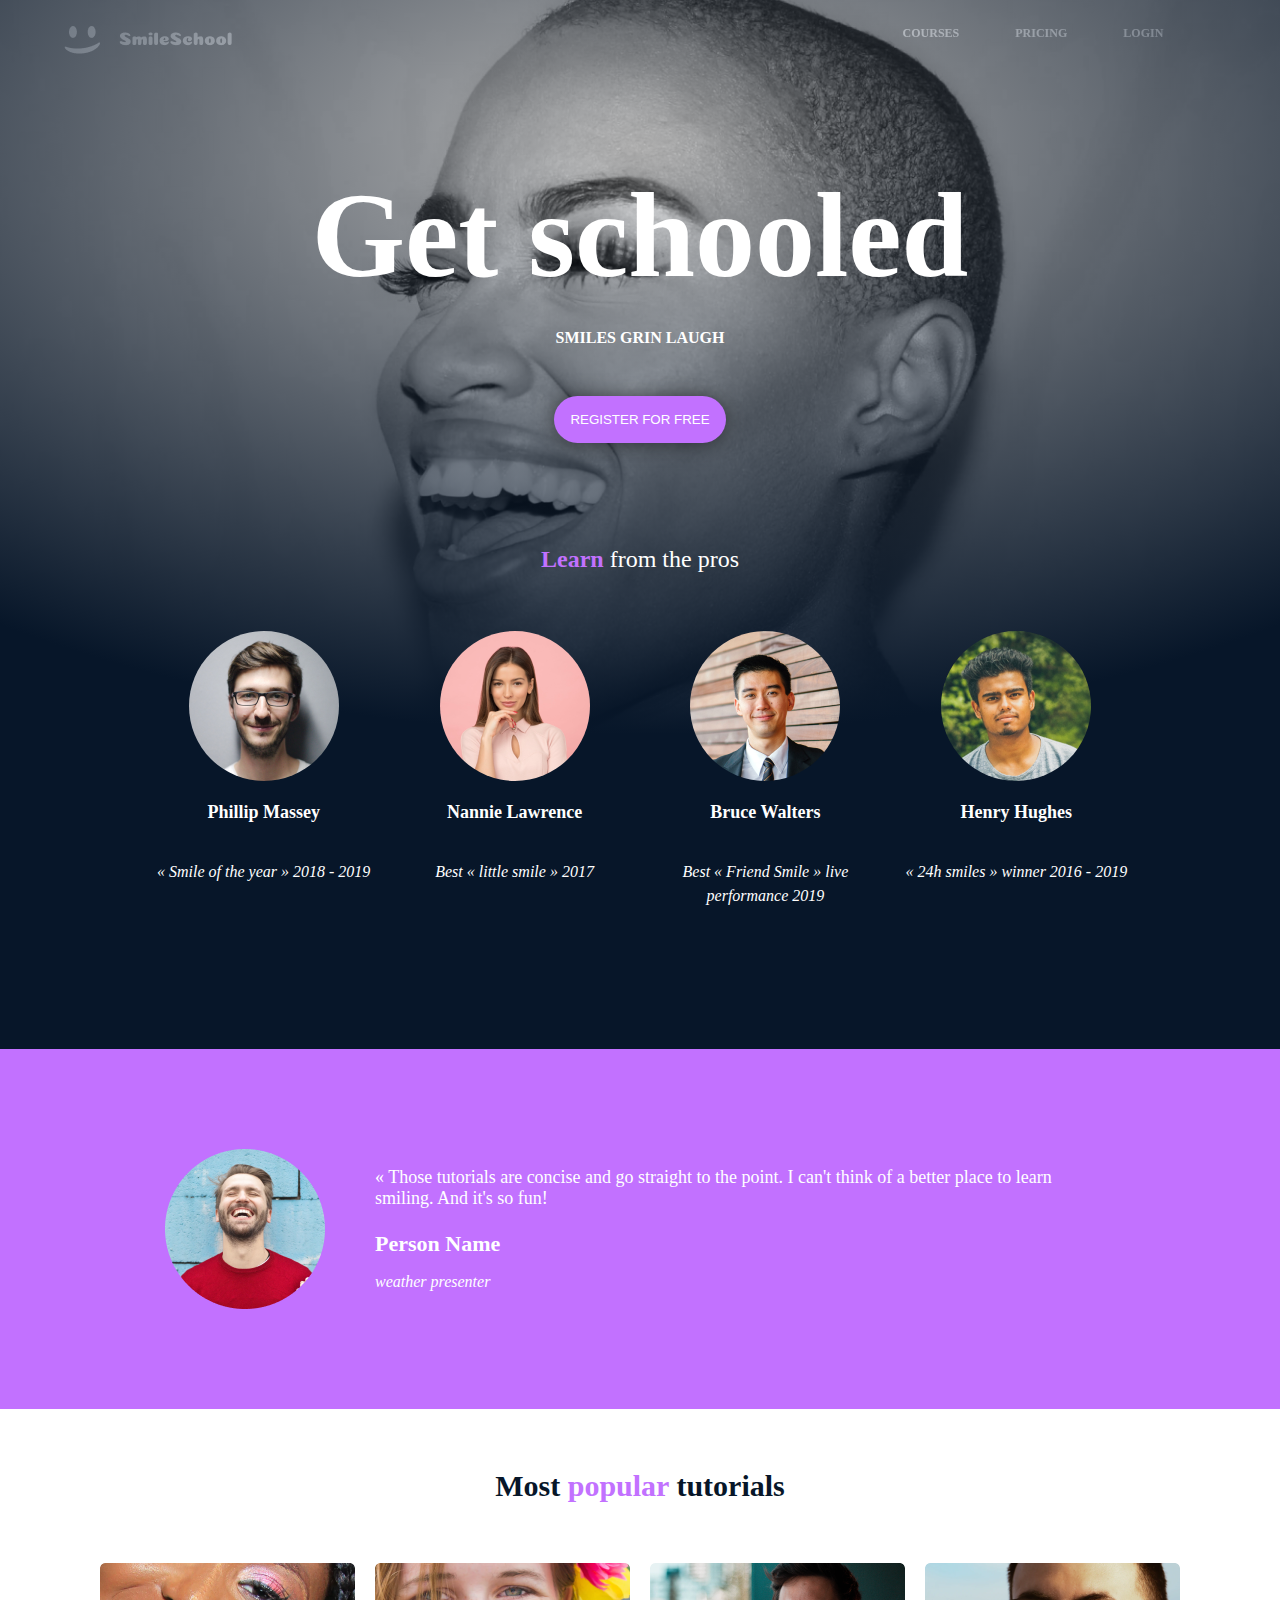
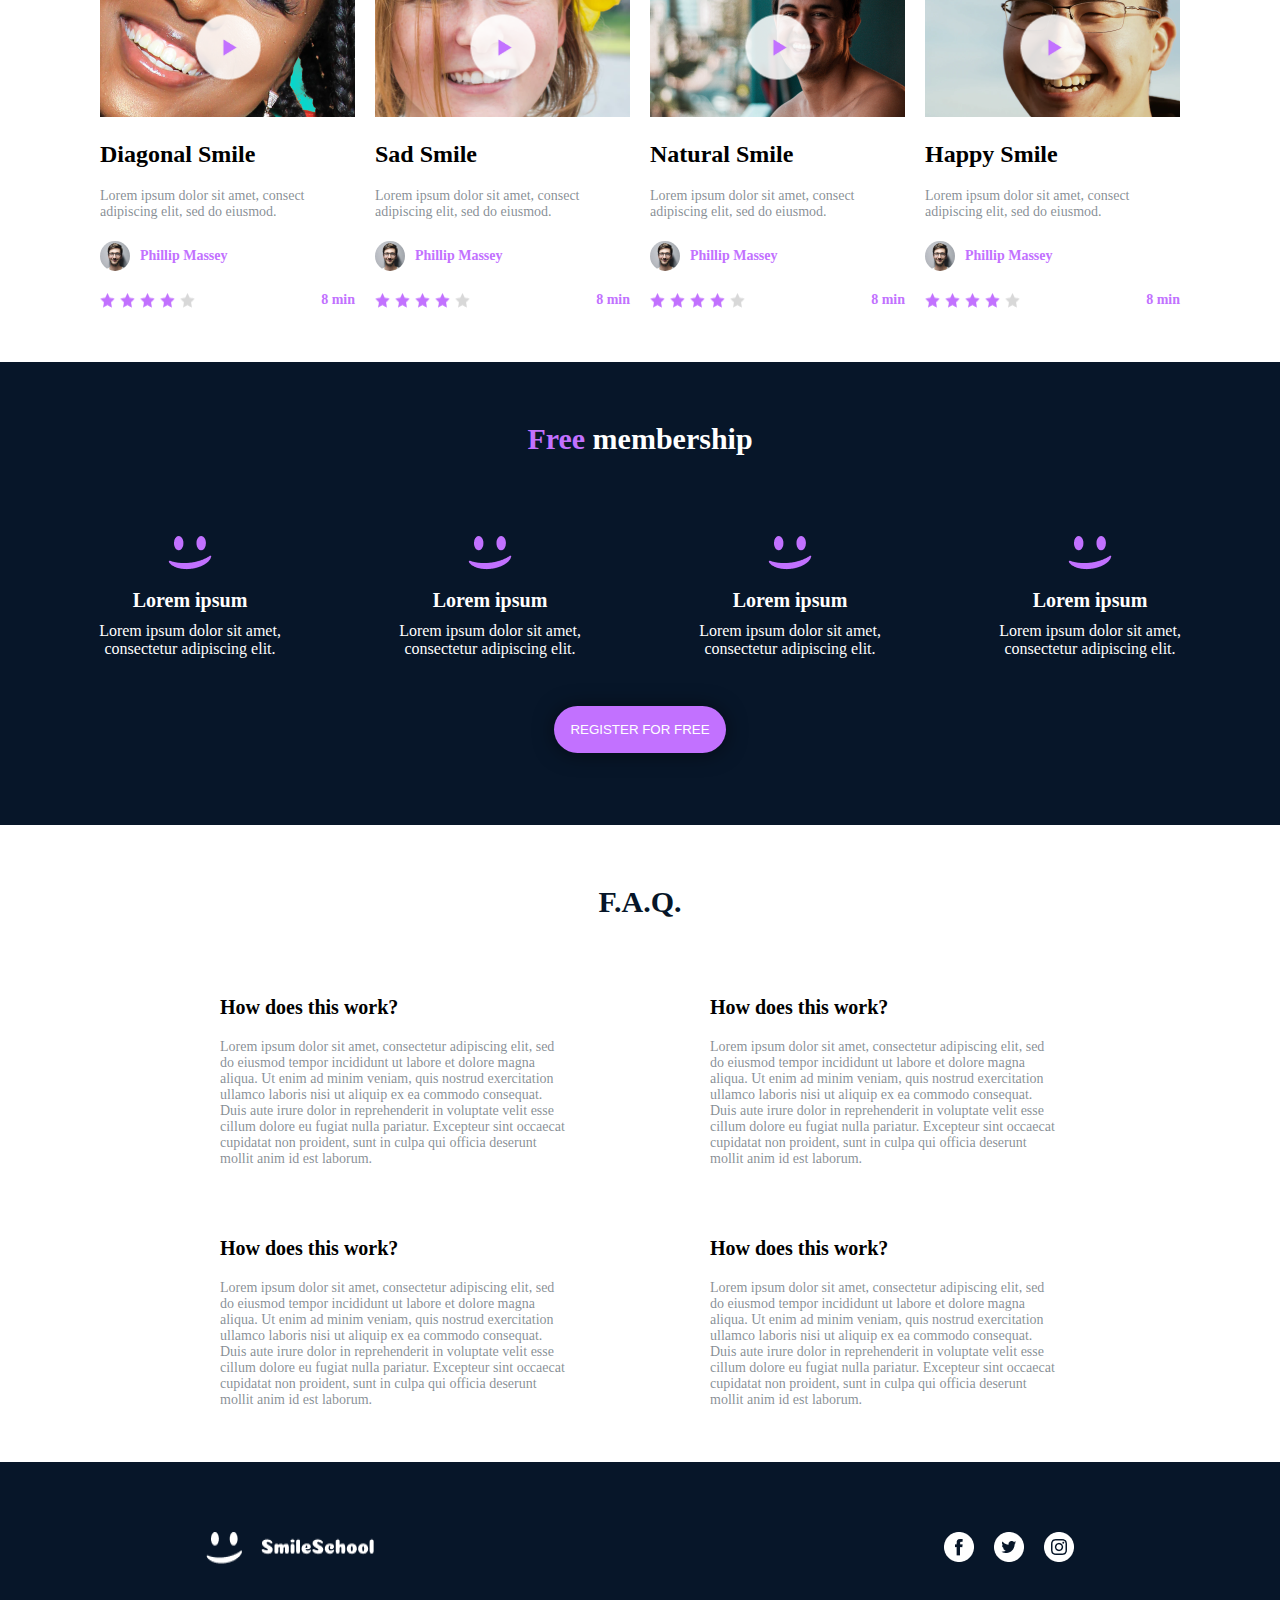
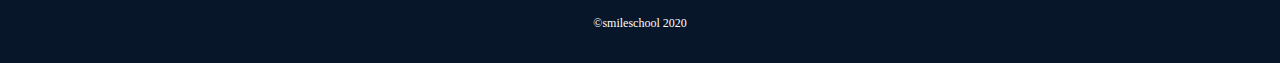
<file: css_advanced/index.html>
<!DOCTYPE html>
<html lang="en">

<head>
    <meta charset="UTF-8">
    <meta name="viewport" content="width=device-width, initial-scale=1.0">
    <title>Smile School Homepage</title>
    <link rel="stylesheet" href="styles.css">
</head>

<body>
    <header>
        <div>
            <a href="index.html">
                <img src="./images/logo.png" class="logo" alt="smile logo">
            </a>
        </div>
        <div class="nav-links">
            <a href="courses.html">COURSES</a>
            <a href="pricing.html">PRICING</a>
            <a href="login.html">LOGIN</a>
        </div>
    </header>
    <main>
        <!-- banner section -->
        <section class="banner">
            <div class="banner__learn">
                <h1>Get schooled</h1>
                <p>SMILES GRIN LAUGH</p>
                <button>REGISTER FOR FREE</button>
            </div>
            <div class="banner__courses">
                <h2><span class="dcolor">Learn</span> from the pros</h2>
                <div class="banner__courses__cards__container">
                    <div class="banner__courses__card">
                        <img src="./images/philip.png" alt="profile">
                        <h3>Phillip Massey</h3>
                        <p>« Smile of the year » 2018 - 2019</p>
                    </div>
                    <div class="banner__courses__card">
                        <img src="./images/nannie.png" alt="profile">
                        <h3>Nannie Lawrence</h3>
                        <p>Best « little smile » 2017</p>
                    </div>
                    <div class="banner__courses__card">
                        <img src="./images/bruce.png" alt="profile">
                        <h3>Bruce Walters</h3>
                        <p>Best « Friend Smile » live performance 2019</p>
                    </div>
                    <div class="banner__courses__card">
                        <img src="./images/henry.png" alt="profile">
                        <h3>Henry Hughes</h3>
                        <p>« 24h smiles » winner 2016 - 2019</p>
                    </div>
                </div>
            </div>
        </section>
        <!-- quote section -->
        <section class="quotes">
            <div class="quotes__inner">
                <img src="./images/avatar.png" alt="avatar">
                <div>
                    <blockquote>« Those tutorials are concise and go straight to the point. I can't think of a better
                        place to
                        learn smiling. And it's
                        so fun!</blockquote>
                    <p class="names">Person Name</p>
                    <p class="presenter">weather presenter</p>
                </div>
            </div>
        </section>
        <!-- videos section -->
        <section class="videos">
            <h1>Most <span class="dcolor">popular</span> tutorials</h1>
            <div class="videos__inner">
                <div>
                    <div class="preview">
                        <img src="./images/preview_diag.png" alt="Preview" class="preview__image">
                        <img src="./images/play.png" alt="play" class="play__button">
                    </div>
                    <h2>Diagonal Smile</h2>
                    <p>Lorem ipsum dolor sit amet, consect adipiscing elit, sed do eiusmod.</p>
                    <div class="profile">
                        <img src="./images/philip_sm.png" alt="profile">
                        <h3>Phillip Massey</h3>
                    </div>
                    <div class="ratings">
                        <!-- star ratings -->
                        <div>
                            <img src="./images/Star_1.png" alt="Star">
                            <img src="./images/Star_1.png" alt="Star">
                            <img src="./images/Star_1.png" alt="Star">
                            <img src="./images/Star_1.png" alt="Star">
                            <img src="./images/Star_5.png" alt="Star">
                        </div>
                        <p>8 min</p>
                    </div>
                </div>

                <div>
                    <div class="preview">
                        <img src="./images/preview_sad.png" alt="Preview" class="preview__image">
                        <img src="./images/play.png" alt="play" class="play__button">
                    </div>
                    <h2>Sad Smile</h2>
                    <p>Lorem ipsum dolor sit amet, consect adipiscing elit, sed do eiusmod.</p>
                    <div class="profile">
                        <img src="./images/philip_sm.png" alt="profile">
                        <h3>Phillip Massey</h3>
                    </div>
                    <div class="ratings">
                        <!-- star ratings -->
                        <div>
                            <img src="./images/Star_1.png" alt="Star">
                            <img src="./images/Star_1.png" alt="Star">
                            <img src="./images/Star_1.png" alt="Star">
                            <img src="./images/Star_1.png" alt="Star">
                            <img src="./images/Star_5.png" alt="Star">
                        </div>
                        <p>8 min</p>
                    </div>
                </div>


                <div>
                    <div class="preview">
                        <img src="./images/preview_nat.png" alt="Preview" class="preview__image">
                        <img src="./images/play.png" alt="play" class="play__button">
                    </div>
                    <h2>Natural Smile</h2>
                    <p>Lorem ipsum dolor sit amet, consect adipiscing elit, sed do eiusmod.</p>
                    <div class="profile">
                        <img src="./images/philip_sm.png" alt="profile">
                        <h3>Phillip Massey</h3>
                    </div>
                    <div class="ratings">
                        <!-- star ratings -->
                        <div>
                            <img src="./images/Star_1.png" alt="Star">
                            <img src="./images/Star_1.png" alt="Star">
                            <img src="./images/Star_1.png" alt="Star">
                            <img src="./images/Star_1.png" alt="Star">
                            <img src="./images/Star_5.png" alt="Star">
                        </div>
                        <p>8 min</p>
                    </div>
                </div>


                <div>
                    <div class="preview">
                        <img src="./images/preview_hap.png" alt="Preview" class="preview__image">
                        <img src="./images/play.png" alt="play" class="play__button">
                    </div>
                    <h2>Happy Smile</h2>
                    <p>Lorem ipsum dolor sit amet, consect adipiscing elit, sed do eiusmod.</p>
                    <div class="profile">
                        <img src="./images/philip_sm.png" alt="profile">
                        <h3>Phillip Massey</h3>
                    </div>
                    <div class="ratings">
                        <!-- star ratings -->
                        <div>
                            <img src="./images/Star_1.png" alt="Star">
                            <img src="./images/Star_1.png" alt="Star">
                            <img src="./images/Star_1.png" alt="Star">
                            <img src="./images/Star_1.png" alt="Star">
                            <img src="./images/Star_5.png" alt="Star">
                        </div>
                        <p>8 min</p>
                    </div>
                </div>
            </div>
        </section>
        <!-- membership section -->
        <section class="membership">
            <h1><span class="active">Free</span> membership</h1>
            <div class="row">
                <div>
                    <img src="./images/smile.png" alt="teacher1">
                    <h2>Lorem ipsum</h2>
                    <p>Lorem ipsum dolor sit amet, consectetur adipiscing elit.</p>
                </div>

                <div>
                    <img src="./images/smile.png" alt="smile">
                    <h2>Lorem ipsum</h2>
                    <p>Lorem ipsum dolor sit amet, consectetur adipiscing elit.</p>
                </div>

                <div>
                    <img src="./images/smile.png" alt="smile">
                    <h2>Lorem ipsum</h2>
                    <p>Lorem ipsum dolor sit amet, consectetur adipiscing elit.</p>
                </div>

                <div>
                    <img src="./images/smile.png" alt="smile">
                    <h2>Lorem ipsum</h2>
                    <p>Lorem ipsum dolor sit amet, consectetur adipiscing elit.</p>
                </div>
            </div>
            <button>REGISTER FOR FREE</button>
        </section>
        <!-- FAQ section -->
        <section class="faq">
            <h1>F.A.Q.</h1>
            <div class="faq__inner">
                <div>
                    <div>
                        <h2>How does this work?</h2>
                        <p>Lorem ipsum dolor sit amet, consectetur adipiscing elit, sed do eiusmod tempor incididunt ut
                            labore et dolore
                            magna
                            aliqua. Ut enim ad minim veniam, quis nostrud exercitation ullamco laboris nisi ut aliquip
                            ex ea commodo
                            consequat. Duis
                            aute irure dolor in reprehenderit in voluptate velit esse cillum dolore eu fugiat nulla
                            pariatur. Excepteur sint
                            occaecat cupidatat non proident, sunt in culpa qui officia deserunt mollit anim id est
                            laborum.</p>
                    </div>
                    <div>
                        <h2>How does this work?</h2>
                        <p>Lorem ipsum dolor sit amet, consectetur adipiscing elit, sed do eiusmod tempor incididunt ut
                            labore et dolore
                            magna
                            aliqua. Ut enim ad minim veniam, quis nostrud exercitation ullamco laboris nisi ut aliquip
                            ex ea commodo
                            consequat. Duis
                            aute irure dolor in reprehenderit in voluptate velit esse cillum dolore eu fugiat nulla
                            pariatur. Excepteur sint
                            occaecat cupidatat non proident, sunt in culpa qui officia deserunt mollit anim id est
                            laborum.</p>
                    </div>
                </div>
                <div>
                    <div>
                        <h2>How does this work?</h2>
                        <p>Lorem ipsum dolor sit amet, consectetur adipiscing elit, sed do eiusmod tempor incididunt ut
                            labore et dolore
                            magna
                            aliqua. Ut enim ad minim veniam, quis nostrud exercitation ullamco laboris nisi ut aliquip
                            ex ea commodo
                            consequat. Duis
                            aute irure dolor in reprehenderit in voluptate velit esse cillum dolore eu fugiat nulla
                            pariatur. Excepteur sint
                            occaecat cupidatat non proident, sunt in culpa qui officia deserunt mollit anim id est
                            laborum.</p>
                    </div>
                    <div>
                        <h2>How does this work?</h2>
                        <p>Lorem ipsum dolor sit amet, consectetur adipiscing elit, sed do eiusmod tempor incididunt ut
                            labore et dolore
                            magna
                            aliqua. Ut enim ad minim veniam, quis nostrud exercitation ullamco laboris nisi ut aliquip
                            ex ea commodo
                            consequat. Duis
                            aute irure dolor in reprehenderit in voluptate velit esse cillum dolore eu fugiat nulla
                            pariatur. Excepteur sint
                            occaecat cupidatat non proident, sunt in culpa qui officia deserunt mollit anim id est
                            laborum.</p>
                    </div>
                </div>
            </div>
        </section>
    </main>
    <footer>
        <div class="footer__inner">
            <div>
                <img src="./images/logo.png" alt="logo">
                <div>
                    <!-- social image links -->
                    <a href="#"><img src="./images/Facebook.png" alt="Facebook"></a>
                    <a href="#"><img src="./images/Twitter.png" alt="Twitter"></a>
                    <a href="#"><img src="./images/Instagram.png" alt="Instagram"></a>
                </div>
            </div>
            <p>©smileschool 2020</p>
        </div>
    </footer>
</body>

</html>
</file>
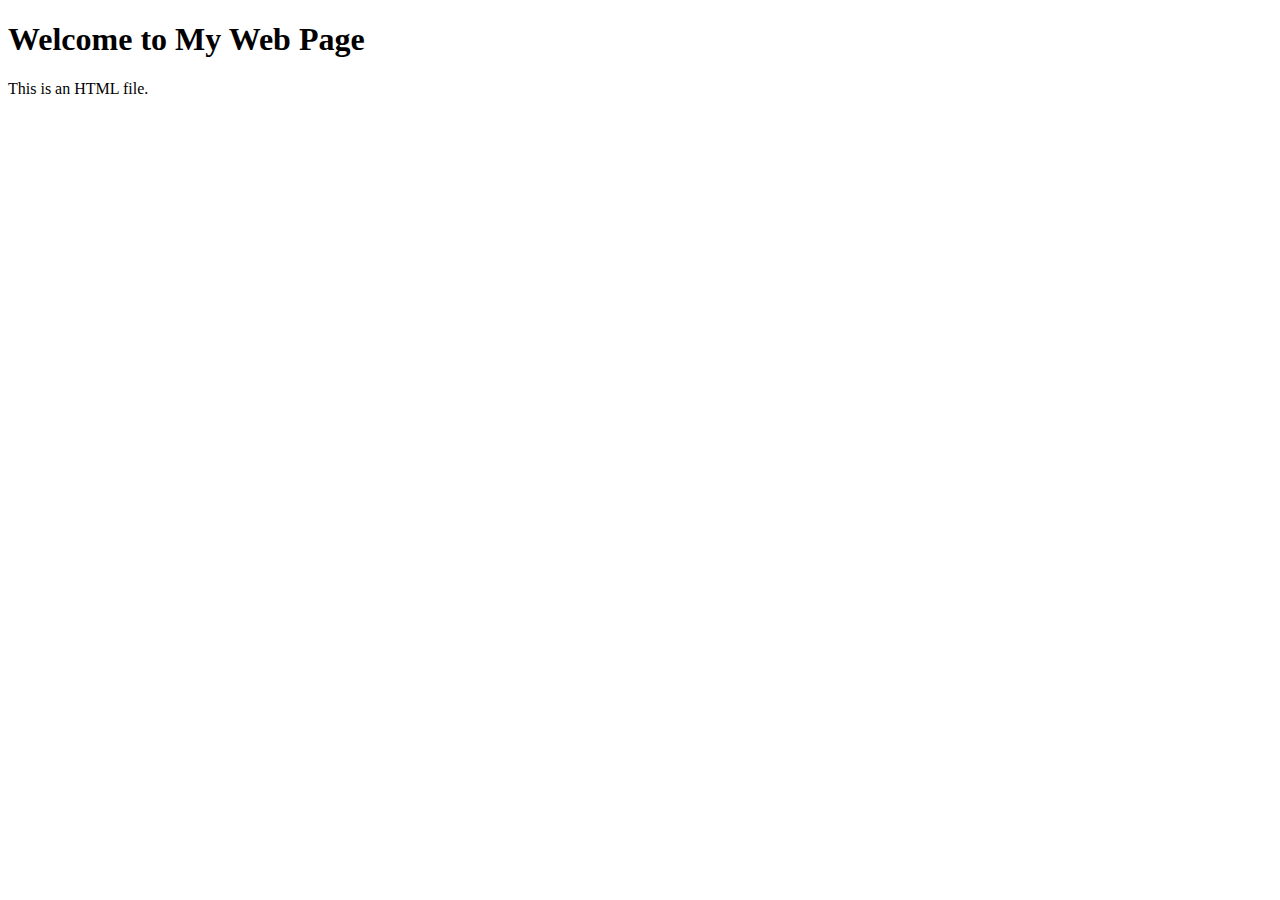
<file: html_basic/base_index.html>
<!DOCTYPE html>
<html lang="en">

<head>
    <title>My Web Page</title>
    <meta charset="UTF-8" />
</head>

<body>
    <h1>Welcome to My Web Page</h1>
    <p>This is an HTML file.</p>
</body>

</html>
</file>
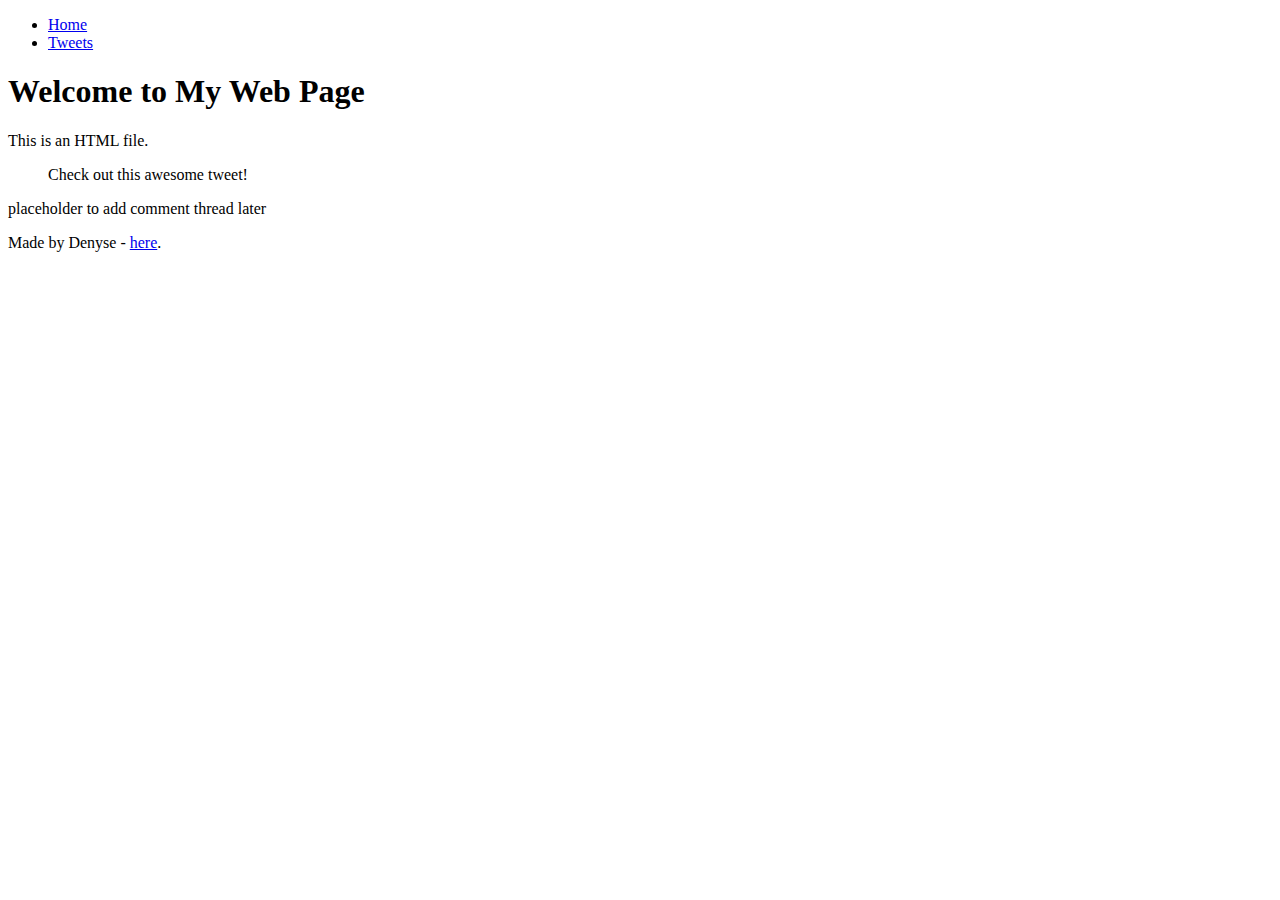
<file: html_basic/tweets.html>
<!DOCTYPE html>
<html lang="en">

<head>
    <title>My Web Page</title>
    <meta charset="UTF-8" />
</head>

<body>
    <header>
        <ul>
            <li><a href="index.html">Home</a></li>
            <li><a href="#">Tweets</a></li>
        </ul>
    </header>
    <main>
        <article>
            <h1>Welcome to My Web Page</h1>
            <p>This is an HTML file.</p>

            <!-- Embedded Tweet -->
            <blockquote class="twitter-tweet">
                <p lang="en" dir="ltr">Check out this awesome tweet!</p>
                <a href="https://twitter.com/mutoni_u/status/1234567890"></a>
            </blockquote>
            <script async src="https://platform.twitter.com/widgets.js"></script>

            <!-- Link to index.html -->
            <!-- <a href="index.html">Go to index.html</a> -->
        </article>
        <aside>
            <p>placeholder to add comment thread later</p>
        </aside>
    </main>
    <footer>
        <p>Made by Denyse - <a href="#" target="_blank">here</a>.</p>
    </footer>
</body>

</html>
</file>
<file: css_advanced/styles.css>
body {
     padding: 0;
     margin: 0;
     font-family: "Source Sans Pro";
     font-style: normal;
}

header {
     display: flex;
     flex-direction: row;
     flex: auto;
     background-image: url("./images/banner.png");
     background-repeat: no-repeat;
     background-size: cover;
     padding: 2% 5% 2% 5%;
     filter: grayscale(100%);
     position: absolute;
     left: -0.025%;
     right: -0.025%;
     top: 0%;
     justify-content: space-between;
     bottom: -26.48%;
     height: 100vh;
}

.nav-links {
     font-weight: 700;
     font-size: 12px;
}

.nav-links>a {
     font-weight: 700;
     font-size: 12px;
     line-height: 15px;
     color: #ffffff;
     padding-right: 53px;
     text-transform: uppercase;
     text-decoration: none;
}

.banner {
     left: 20%;
     right: 20%;
     display: flex;
     flex-direction: column;
     background: radial-gradient(85.9% 55.9% at 50% 14.1%,
               rgba(41, 48, 61, 0.0001) 0%,
               #071629 100%);
     color: white;
}

.banner__learn {
     display: flex;
     flex-direction: column;
     padding-top: 5rem;
}

.banner__learn>h1 {
     height: 151px;
     font-weight: 700;
     font-size: 120px;
     line-height: 151px;
     text-align: center;
     color: #ffffff;
     z-index: 20;
}

.banner__learn>p {
     height: 20px;
     position: relative;
     margin-top: -5%;
     text-align: center;
     font-weight: 700;
     font-size: 16px;
     line-height: 20px;
     color: #ffffff;
     display: flex;
     justify-content: space-around;
     margin-left: 38%;
     margin-right: 38%;
}

.banner__learn>button,
.membership button {
     background: #c271ff;
     border-radius: 25px;
     border: none;
     padding: 0.7rem;
     color: white;
     font-weight: 500;
     box-shadow: 0px 1px 20px rgba(0, 0, 0, 0.5);
     position: relative;
     align-self: center;
     margin: 2rem;
     padding: 1rem;
     cursor: pointer;
}

.dcolor {
     color: #c271ff;
}

.banner__courses {
     padding: 1%;
     display: flex;
     flex-direction: column;
     z-index: 20;
}

.banner__courses>h2 {
     align-self: center;
     padding: 2rem;
     font-weight: 300;
     line-height: 40px;
}

.banner__courses .dcolor {
     font-weight: 700;
}

.banner__courses__cards__container {
     display: flex;
     flex-direction: row;
     justify-content: center;
}

.banner__courses__card {
     width: 20%;
     margin-bottom: 7rem;
     display: flex;
     flex-direction: column;
     justify-content: center;
     align-items: center;
}

.banner__courses__card>img {
     border-radius: 50%;
     max-width: 80%;
}

.banner__courses__card>h3 {
     font-style: normal;
     font-weight: 900;
     font-size: 18px;
     line-height: 27px;
     text-align: center;
     color: #ffffff;
}

.banner__courses__card>p {
     height: 48px;
     font-family: "Source Sans Pro";
     font-style: italic;
     font-weight: 400;
     font-size: 16px;
     line-height: 24px;
     text-align: center;
     color: #ffffff;
}

main {
     position: relative;
     display: flex;
     flex-direction: column;
     margin: 0;
}

.quotes {
     padding: 100px;
     background-color: #c271ff;
}

.quotes__inner {
     display: flex;
     flex-direction: row;
     justify-content: center;
}

.quotes__inner img {
     height: 160px;
     width: 160px;
}

.quotes__inner>div {
     margin-left: 50px;
     color: white;
}

.quotes__inner blockquote {
     max-width: 700px;
     font-size: 18px;
     margin-left: 0;
}

.quotes__inner .names {
     font-weight: 700;
     font-size: 22px;
     margin-bottom: 0;
}

.quotes__inner .presenter {
     font-style: italic;
}

.videos {
     background-color: white;
     padding: 40px;
}

.videos>h1 {
     font-size: 30px;
     font-weight: 700;
     text-align: center;
     color: #071629;
}

.videos__inner {
     display: flex;
     flex-direction: row;
     justify-content: space-between;
     padding-top: 40px;
     max-width: 90%;
     margin: auto;
}

.videos__inner>div {
     max-width: 255px;
}

.videos__inner .preview {
     position: relative;
}

.videos__inner>div>.preview img.preview__image {
     width: 100%;
     height: 154px;
     border-radius: 5px 5px 0px 0px;
     margin-bottom: 10px;
     object-fit: cover;
}

.videos__inner>div>.preview img.play__button {
     position: absolute;
     top: 50%;
     left: 50%;
     transform: translate(-50%, -50%);
     height: 65px;
     width: 65px;
     cursor: pointer;
}

.videos__inner>div>h2 {
     margin-top: 10px;
}

.videos__inner>div>p {
     color: #07162980;
     font-size: 14px;
}

.videos__inner .profile {
     display: flex;
     flex-direction: row;
     align-items: center;
}

.videos__inner .profile img {
     height: 30px;
     width: 30px;
     border-radius: 100%;
}

.videos__inner .profile h3 {
     margin-left: 10px;
     color: #c271ff;
     font-size: 14px;
     font-weight: 600;
}

.videos__inner .ratings {
     display: flex;
     flex-direction: row;
     justify-content: space-between;
     align-items: center;
}

.videos__inner .ratings>div {
     display: flex;
     flex-direction: row;
}

.videos__inner .ratings>div img {
     margin-right: 5px;
     height: 15px;
     width: 15px;
}

.videos__inner .ratings>p {
     color: #c271ff;
     font-size: 14px;
     font-weight: 600;
}

.membership {
     background-color: #071629;
     padding: 40px;
     display: flex;
     flex-direction: column;
     justify-content: center;
}

.membership>h1 {
     color: white;
     font-size: 30px;
     font-weight: 700;
     text-align: center;
}

.membership>h1>span {
     color: #c271ff;
}

.membership .row {
     display: flex;
     flex-direction: row;
     justify-content: space-around;
     padding-top: 60px;
}

.membership .row>div {
     max-width: 220px;
     color: white;
     display: flex;
     flex-direction: column;
     align-items: center;
     justify-content: center;
}

.membership .row>div>h2 {
     font-size: 20px;
     font-weight: 700;
     margin-bottom: 0;
     margin-bottom: 10px;
     text-align: center;
}

.membership .row>div>p {
     font-size: 16px;
     font-weight: 400;
     margin-top: 0;
     text-align: center;
}

.faq {
     background-color: white;
     padding: 40px;
}

.faq>h1 {
     font-size: 30px;
     font-weight: 700;
     text-align: center;
     color: #071629;
}

.faq__inner>div {
     display: flex;
     flex-direction: row;
     justify-content: space-between;
     padding-top: 40px;
     max-width: 70%;
     margin: auto;
}

.faq__inner>div>div {
     max-width: 350px;
}

.faq__inner>div>div>h2 {
     font-size: 20px;
     font-weight: 700;
     margin-bottom: 0;
     margin-bottom: 20px;
     text-align: left;
}

.faq__inner>div>div>p {
     font-size: 14px;
     font-weight: 400;
     margin-top: 0;
     text-align: left;
     color: #07162980;
}

footer {
     background-color: #071629;
     padding: 20px;
}

.footer__inner>div {
     display: flex;
     flex-direction: row;
     justify-content: space-between;
     max-width: 70%;
     margin: auto;
     margin-top: 50px;
     margin-bottom: 50px;
}

.footer__inner>div>div {
     display: flex;
     flex-direction: row;
}

.footer__inner>div>div a {
     margin-left: 20px;
}

.footer__inner>p {
     text-align: center;
     font-size: 12px;
     color: white;
}

/* make the homepage responsive on mobile screens */

@media only screen and (max-width: 600px) {
     header {
          background-size: 100% 100%;
          padding: 2% 5% 2% 5%;
     }

     .banner {
          left: 0;
          right: 0;
          margin-bottom: 0;
     }

     .banner__learn>h1 {
          font-size: 60px;
          line-height: 75px;
     }

     .banner__learn>p {
          font-size: 12px;
          line-height: 15px;
          margin-left: 20%;
          margin-right: 20%;
     }

     .banner__courses>h2 {
          font-size: 16px;
          line-height: 20px;
     }

     .banner__courses__card {
          width: 100%;
          margin-bottom: 2rem;
     }

     .banner__courses__card>h3 {
          font-size: 14px;
          line-height: 21px;
     }

     .banner__courses__card>p {
          font-size: 12px;
          line-height: 18px;
     }

     .quotes {
          padding: 40px;
     }

     .quotes__inner img {
          height: 80px;
          width: 80px;
     }

     .quotes__inner>div {
          margin-left: 20px;
     }

     .quotes__inner blockquote {
          font-size: 14px;
     }

     .quotes__inner .names {
          font-size: 16px;
     }

     .quotes__inner .presenter {
          font-size: 14px;
     }

     .videos {
          padding: 20px;
     }

     .videos>h1 {
          font-size: 20px;
     }

     .videos__inner {
          flex-direction: column;
     }

     .videos__inner>div {
          max-width: 100%;
          margin-bottom: 20px;
     }

     .videos__inner>div>.preview img.preview__image {
          height: 100px;
     }

     .videos__inner>div>.preview img.play__button {
          height: 40px;
          width: 40px;
     }

     .videos__inner>div>h2 {
          font-size: 16px;
     }

     .videos__inner>div>p {
          font-size: 12px;
     }

     .videos__inner .profile img {
          height: 20px;
          width: 20px;
     }

     .videos__inner .profile h3 {
          font-size: 12px;
     }

     .videos__inner .ratings>div img {
          height: 10px;
          width: 10px;
     }

     .videos__inner .ratings>p {
          font-size: 12px;
     }

     .membership {
          padding: 20px;
     }

     .membership>h1 {
          font-size: 20px;
     }

     .membership .row {
          flex-direction: column;
          padding-top: 40px;
     }

     .membership .row>div {
          max-width: 100%;
          margin-bottom: 20px;
     }

     .membership .row>div>h2 {
          font-size: 16px;
     }

     .membership .row>div>p {
          font-size: 12px;
     }

     .faq {
          padding: 20px;
     }

     .faq>h1 {
          font-size: 20px;
     }

     .faq__inner>div {
          flex-direction: column;
     }

     .faq__inner>div>div {
          max-width: 100%;
          margin-bottom: 20px;
     }

     .faq__inner>div>div>h2 {
          font-size: 16px;
     }

     .faq__inner>div>div>p {
          font-size: 12px;
     }

     footer {
          padding: 10px;
     }

     .footer__inner>div {
          flex-direction: column;
     }

     .footer__inner>div>div {
          margin: 20px auto;
     }

     .footer__inner>p {
          font-size: 10px;
     }

     .nav-links>a {
          padding-right: 20px;
     }

     .banner__learn>button,
     .membership button {
          padding: 0.5rem;
          margin: 1rem;
     }
}
</file>
